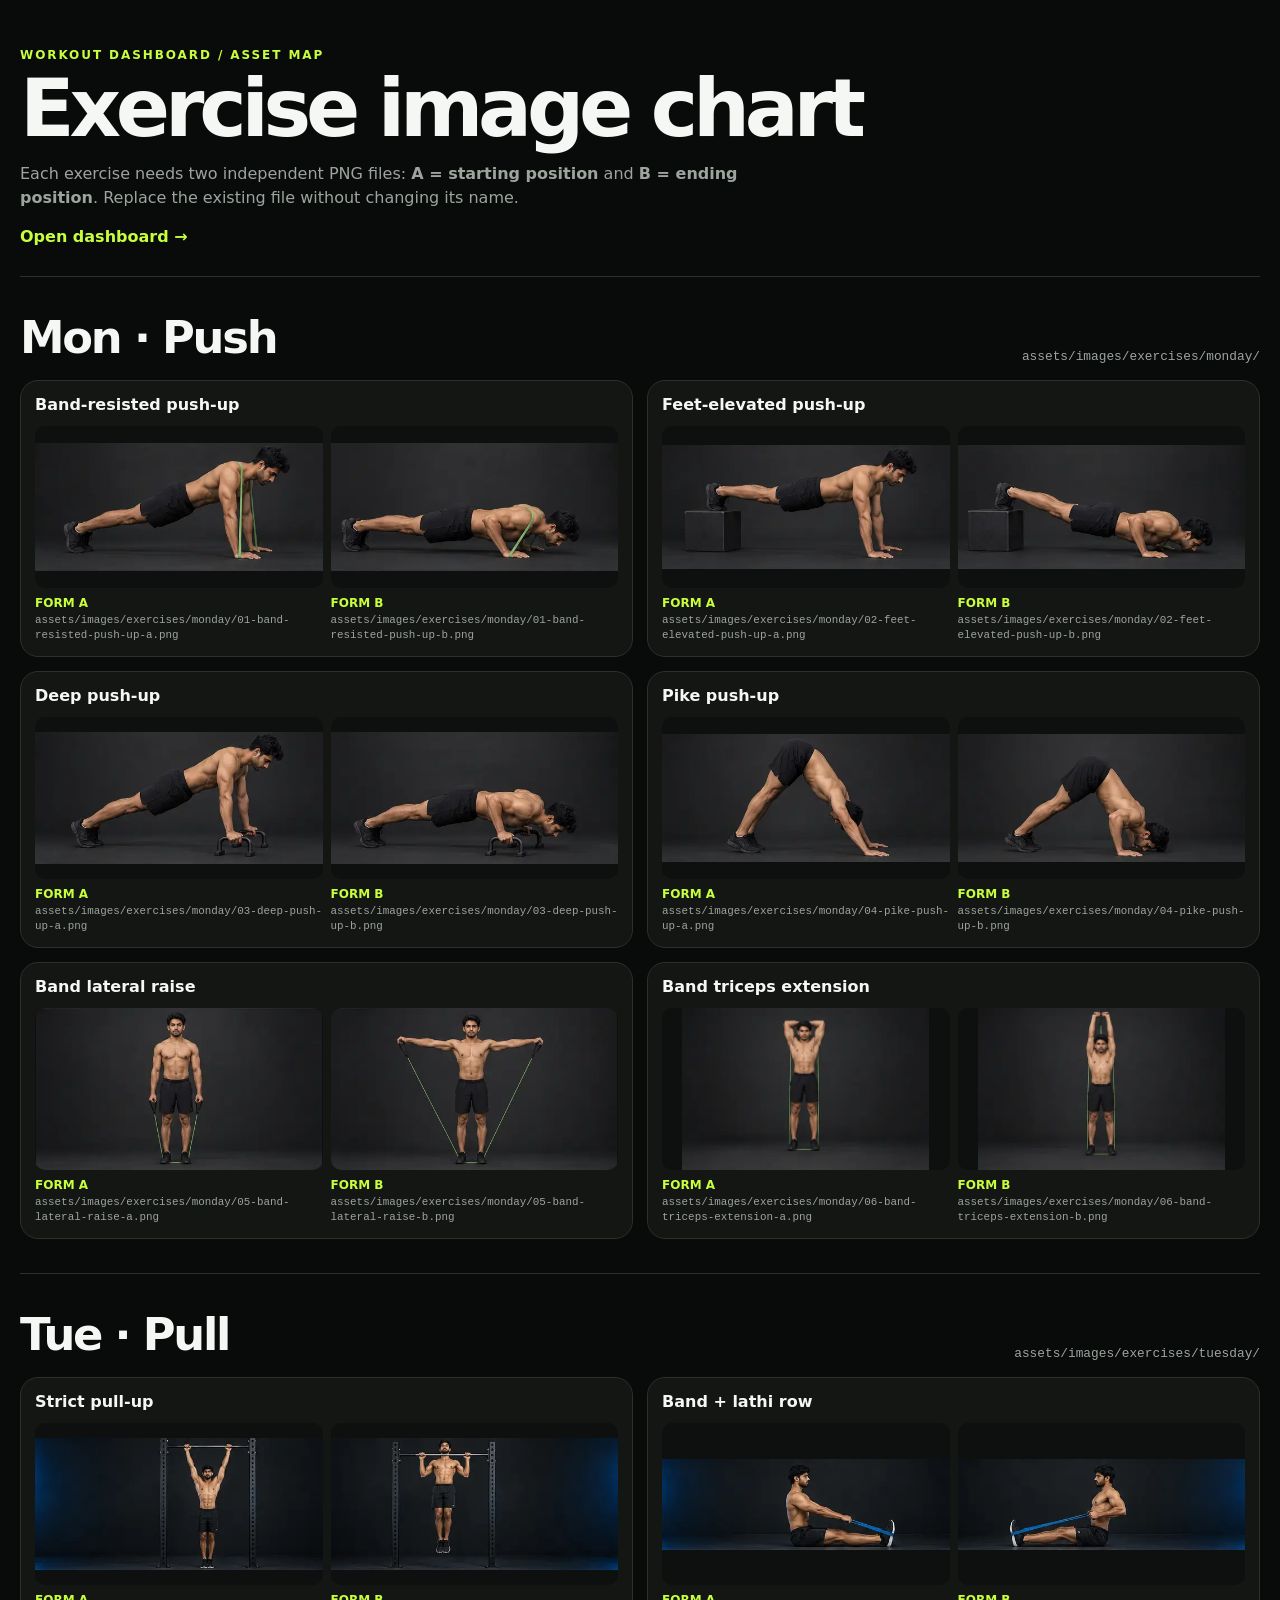
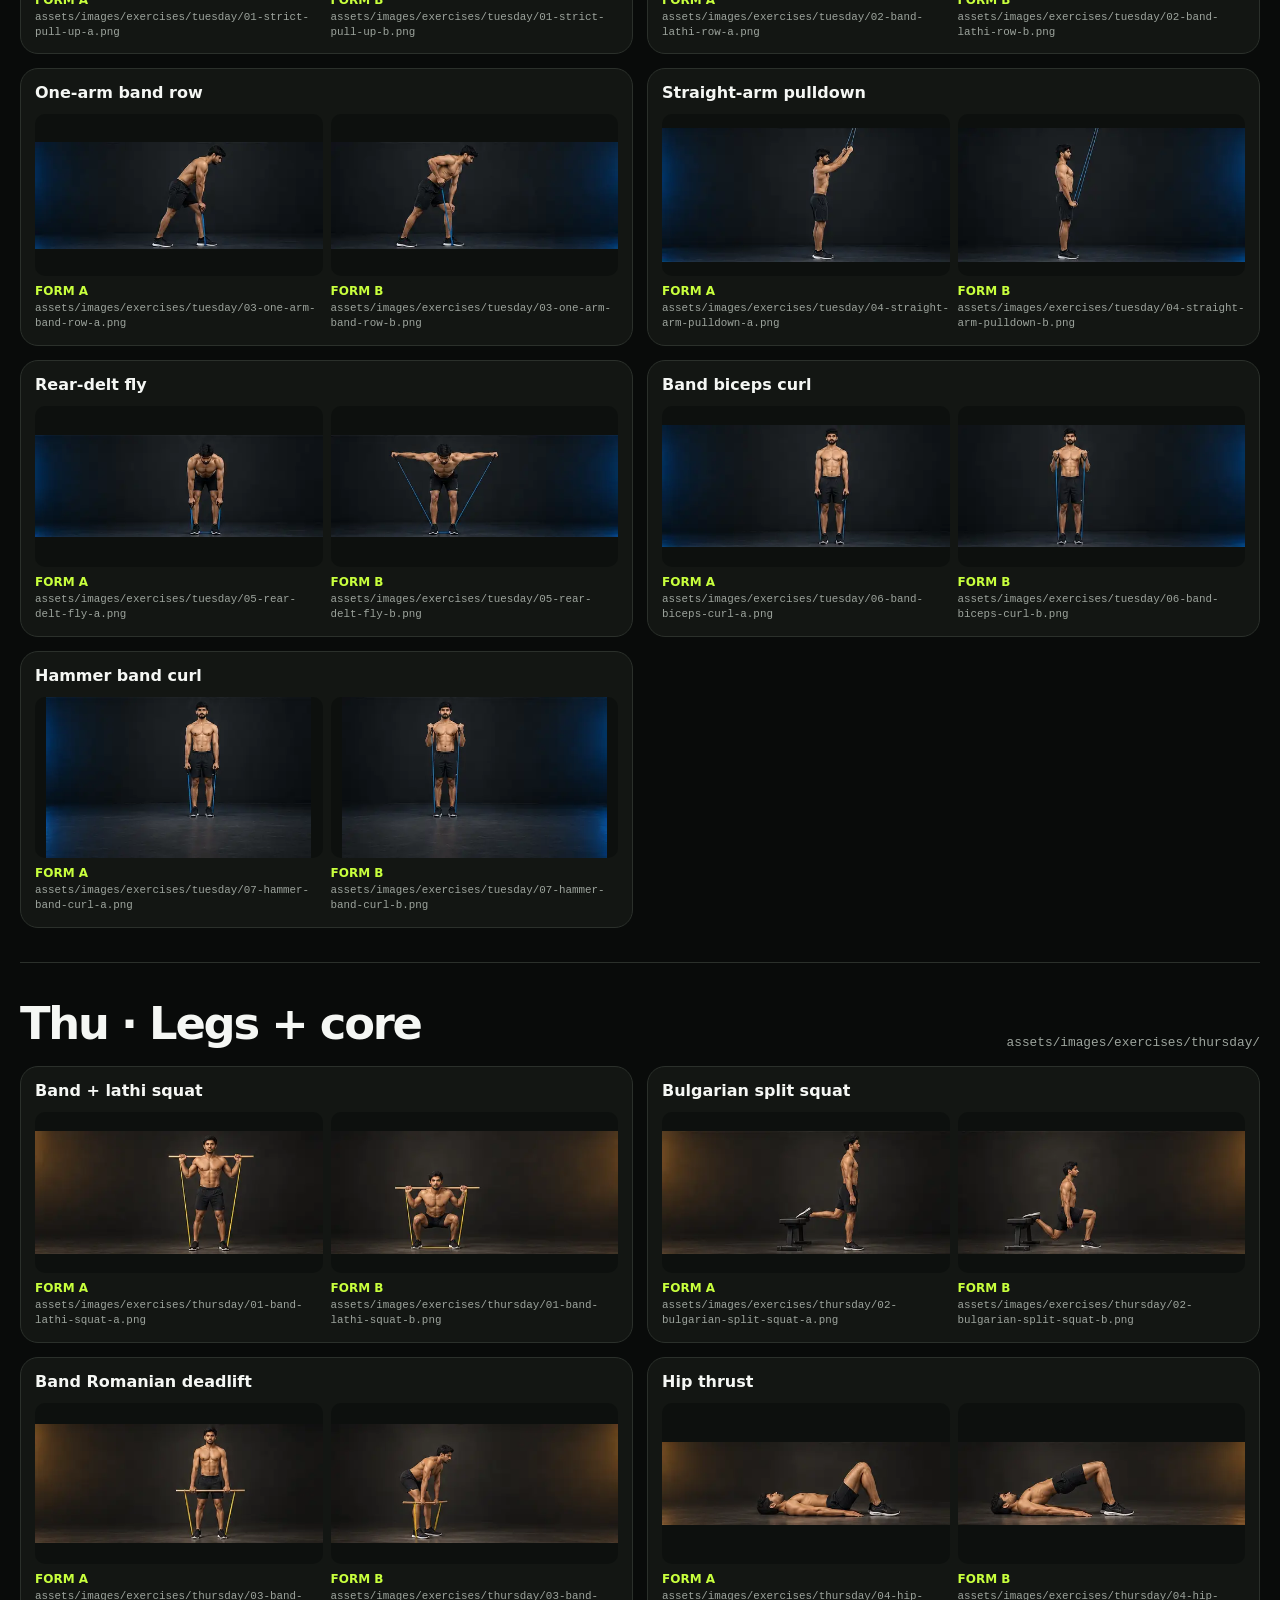
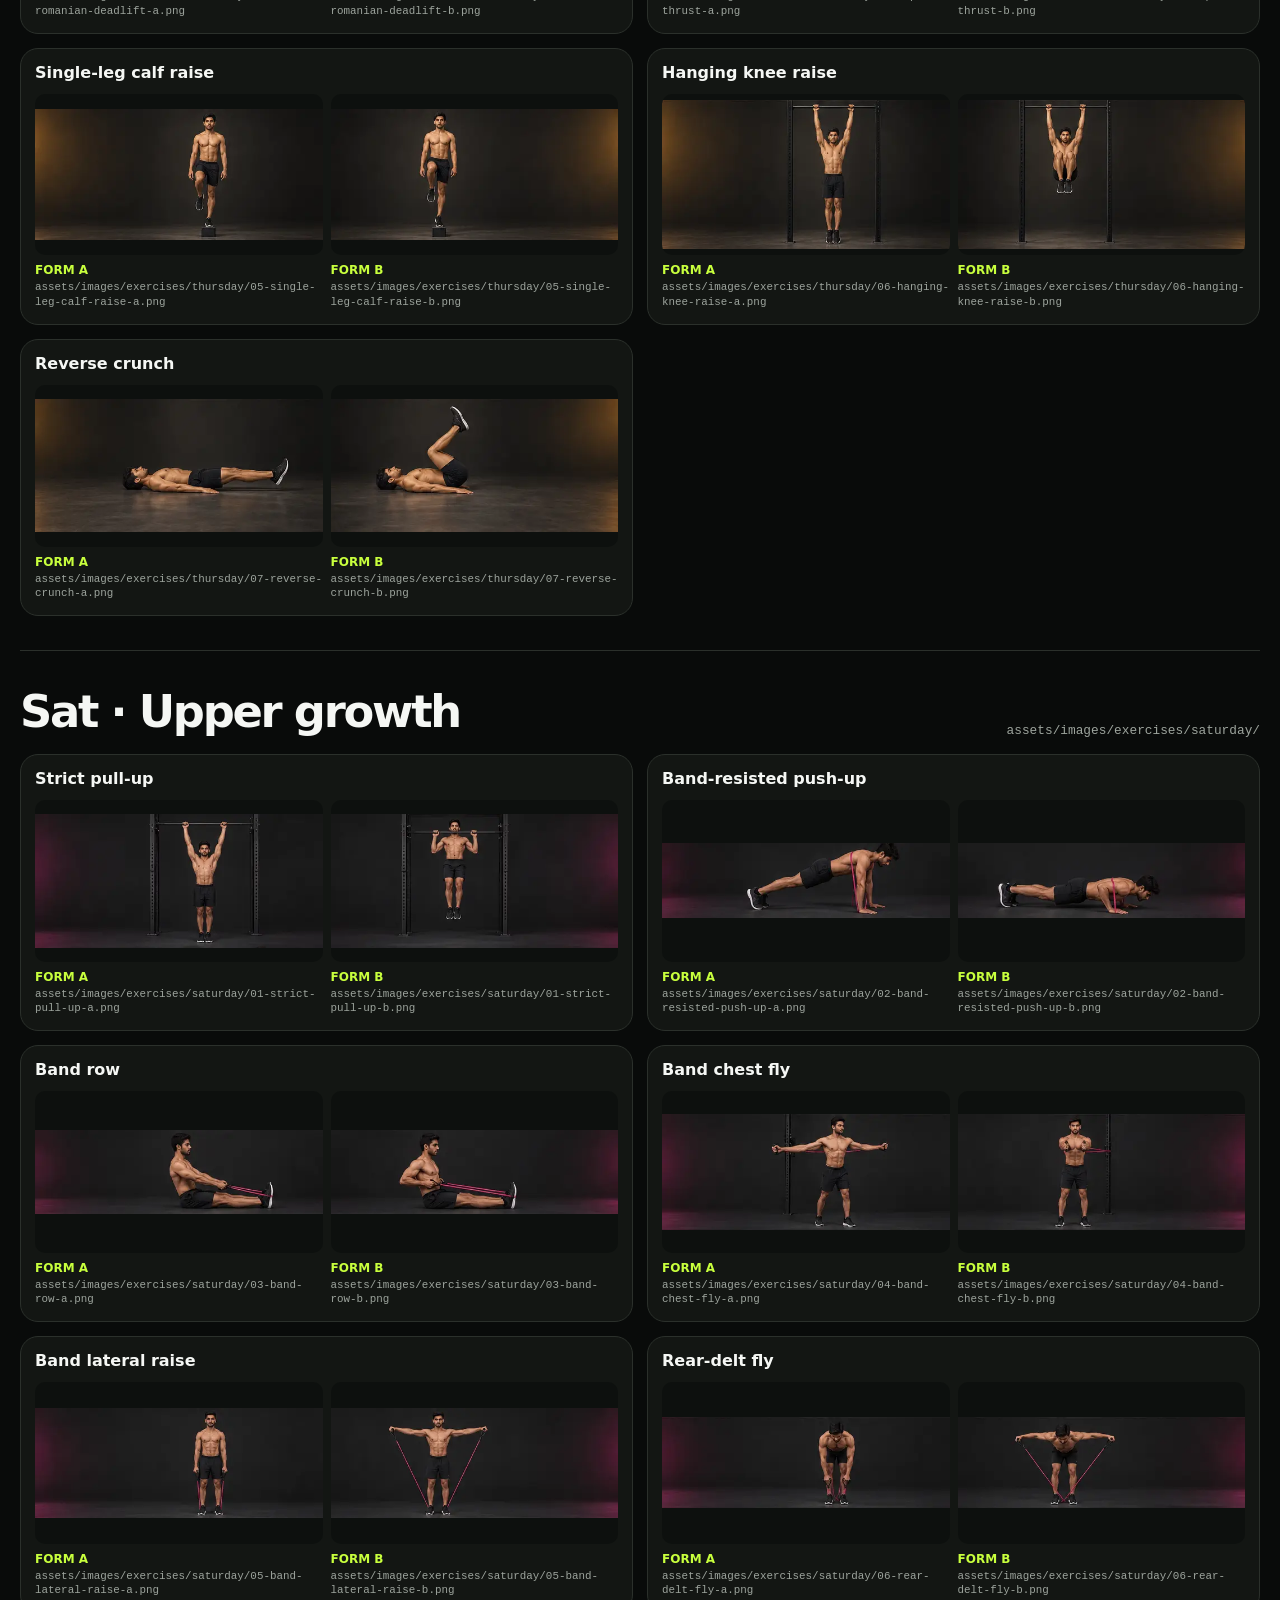
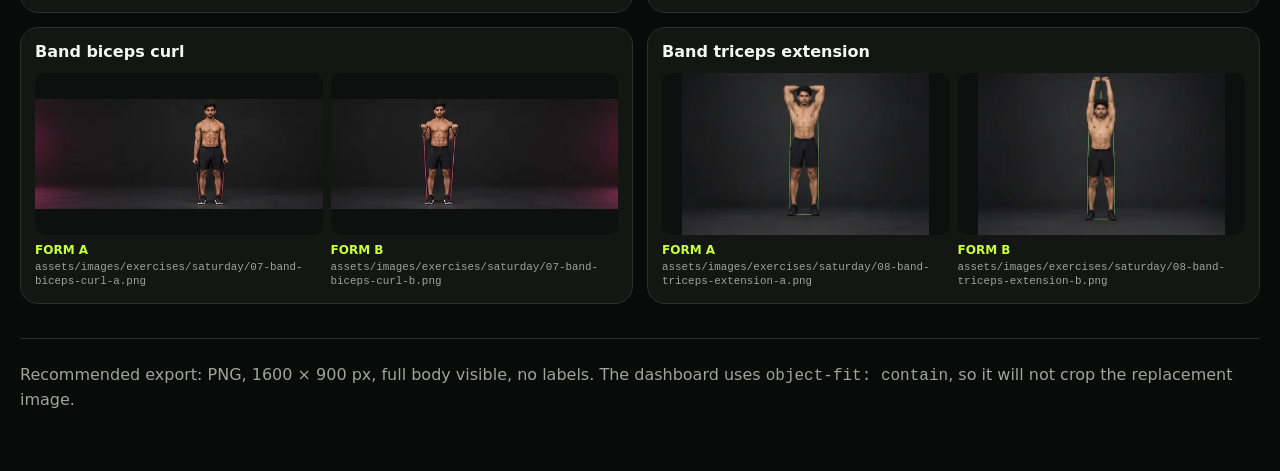
<file: image-chart.html>
<!doctype html>
<html lang="en">
<head>
  <meta charset="UTF-8" />
  <meta name="viewport" content="width=device-width, initial-scale=1" />
  <title>Workout Dashboard — Image Chart</title>
  <link rel="stylesheet" href="assets/css/image-chart.css" />
  <script defer src="assets/js/data.js"></script>
  <script defer src="assets/js/image-chart.js"></script>
</head>
<body>
  <header class="chart-header">
    <p class="eyebrow">WORKOUT DASHBOARD / ASSET MAP</p>
    <h1>Exercise image chart</h1>
    <p>Each exercise needs two independent PNG files: <strong>A = starting position</strong> and <strong>B = ending position</strong>. Replace the existing file without changing its name.</p>
    <a href="index.html">Open dashboard →</a>
  </header>
  <main id="chart"></main>
  <footer>
    Recommended export: PNG, 1600 × 900 px, full body visible, no labels. The dashboard uses <code>object-fit: contain</code>, so it will not crop the replacement image.
  </footer>
</body>
</html>
</file>
<file: assets/css/image-chart.css>
:root { color-scheme: dark; --bg:#090b0a; --panel:#131613; --line:#2b302b; --text:#f5f7f4; --muted:#9da49d; --accent:#c8ff3d; }
* { box-sizing: border-box; }
body { margin:0; background:var(--bg); color:var(--text); font-family:Inter,ui-sans-serif,system-ui,-apple-system,"Segoe UI",sans-serif; }
.chart-header, main, footer { width:min(1240px, calc(100% - 32px)); margin-inline:auto; }
.chart-header { padding:48px 0 30px; border-bottom:1px solid var(--line); }
.eyebrow { margin:0 0 10px; color:var(--accent); font-size:.75rem; font-weight:850; letter-spacing:.16em; }
h1 { margin:0; font-size:clamp(2.4rem,7vw,5rem); line-height:.92; letter-spacing:-.065em; }
.chart-header > p:not(.eyebrow) { max-width:760px; color:var(--muted); line-height:1.55; }
a { color:var(--accent); font-weight:800; text-decoration:none; }
.day { padding:34px 0; border-bottom:1px solid var(--line); }
.day-head { display:flex; justify-content:space-between; align-items:end; gap:18px; margin-bottom:16px; }
.day h2 { margin:0; font-size:clamp(1.6rem,4vw,2.8rem); letter-spacing:-.05em; }
.folder { color:var(--muted); font-family:ui-monospace,SFMono-Regular,Consolas,monospace; font-size:.8rem; overflow-wrap:anywhere; }
.grid { display:grid; grid-template-columns:repeat(2,minmax(0,1fr)); gap:14px; }
.exercise { background:var(--panel); border:1px solid var(--line); border-radius:18px; padding:14px; }
.exercise h3 { margin:0 0 12px; font-size:1rem; }
.poses { display:grid; grid-template-columns:1fr 1fr; gap:8px; }
.pose { min-width:0; }
.pose img { display:block; width:100%; aspect-ratio:16/9; object-fit:contain; background:#0d100e; border-radius:10px; }
.pose strong { display:block; margin-top:8px; font-size:.75rem; color:var(--accent); }
.pose code { display:block; margin-top:3px; color:var(--muted); font-size:.68rem; line-height:1.35; overflow-wrap:anywhere; }
footer { padding:24px 0 60px; color:var(--muted); line-height:1.5; }
code { font-family:ui-monospace,SFMono-Regular,Consolas,monospace; }
@media (max-width:760px) { .grid { grid-template-columns:1fr; } .day-head { align-items:start; flex-direction:column; } }
</file>
